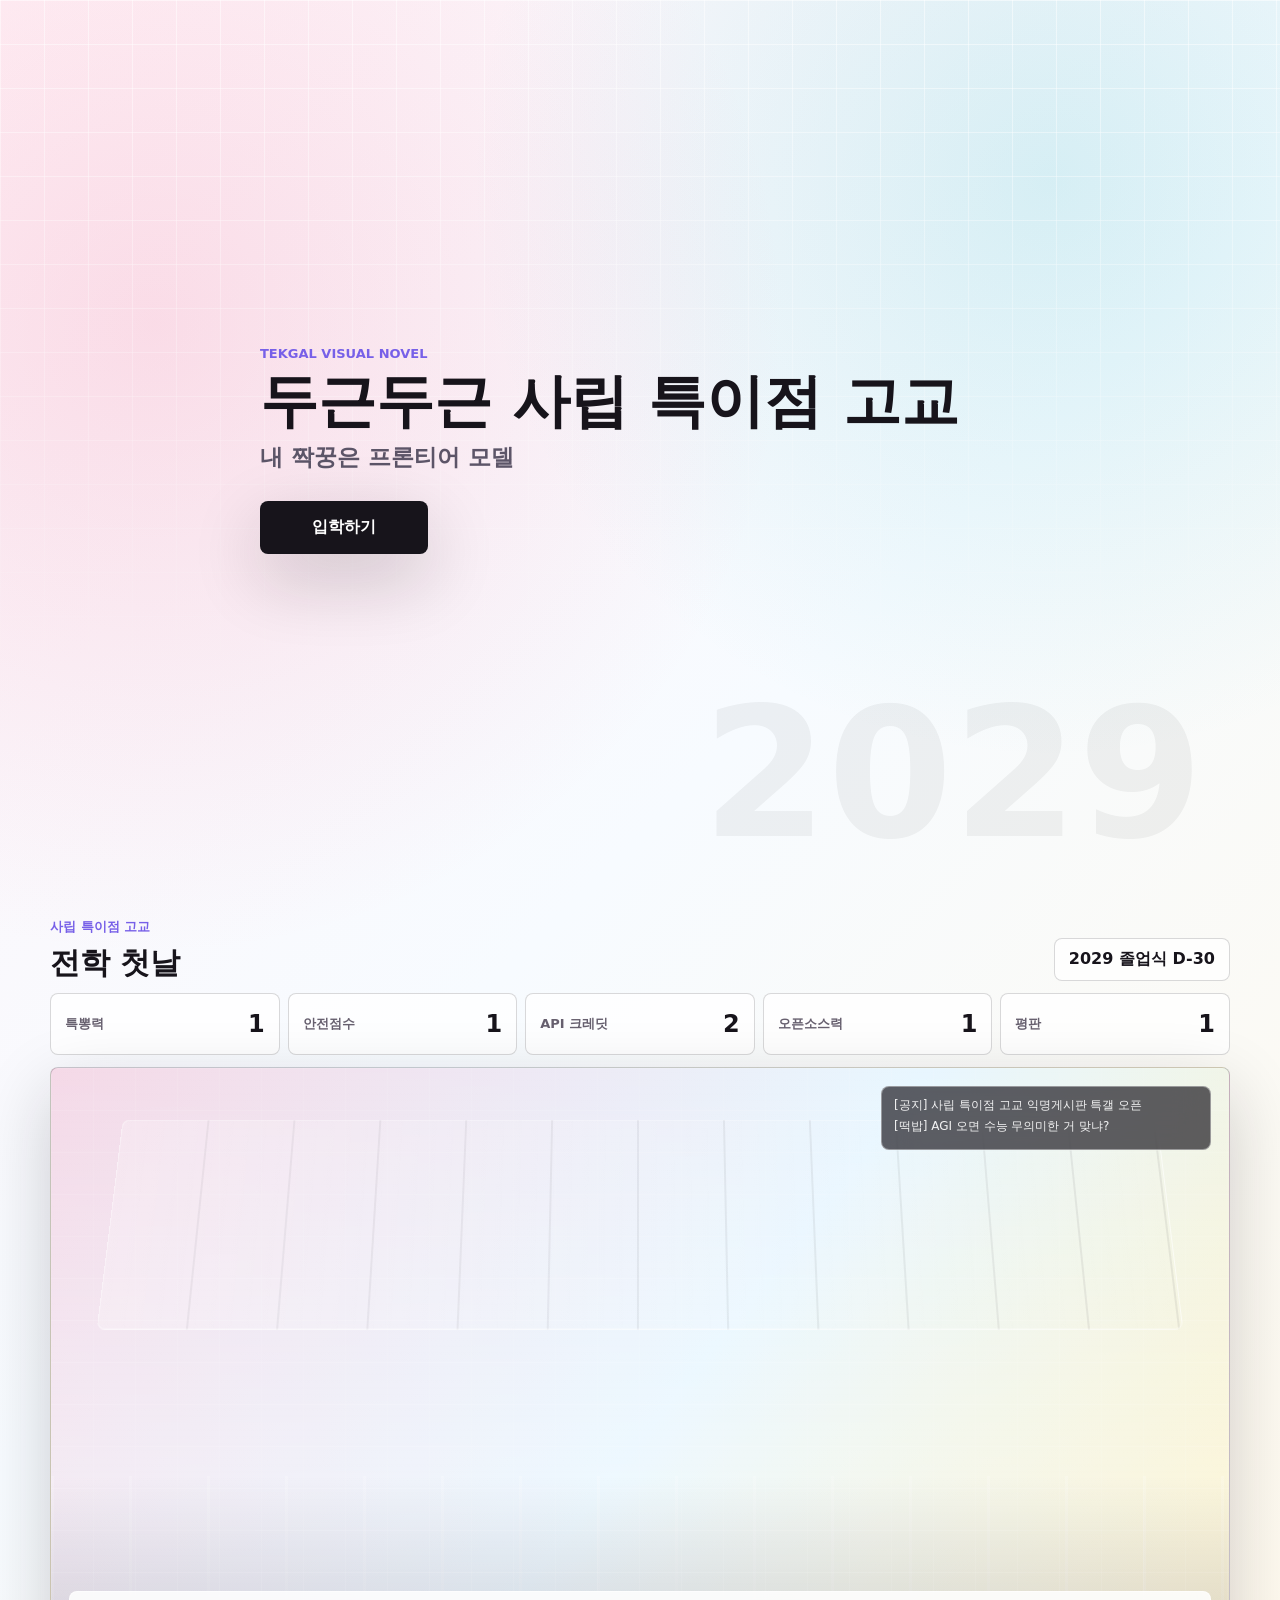
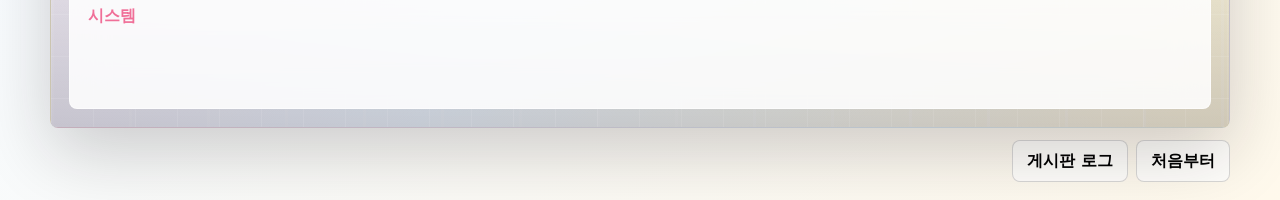
<file: index.html>
<!doctype html>
<html lang="ko">
  <head>
    <meta charset="utf-8" />
    <meta name="viewport" content="width=device-width, initial-scale=1" />
    <title>두근두근 사립 특이점 고교</title>
    <link rel="stylesheet" href="styles.css?v=20260531-startfix" />
  </head>
  <body>
    <main id="game-root" class="game-shell" aria-live="polite">
      <section id="start-screen" class="start-screen">
        <div class="start-copy">
          <p class="kicker">TEKGAL VISUAL NOVEL</p>
          <h1>두근두근 사립 특이점 고교</h1>
          <p class="subtitle">내 짝꿍은 프론티어 모델</p>
          <button id="start-button" class="primary-action" type="button">입학하기</button>
        </div>
      </section>

      <section id="play-screen" class="play-screen" hidden>
        <header class="topbar">
          <div>
            <p class="kicker">사립 특이점 고교</p>
            <h2 id="scene-title">전학 첫날</h2>
          </div>
          <div class="day-chip" id="chapter-label">2029 졸업식 D-30</div>
        </header>

        <aside class="stat-strip" aria-label="플레이어 스탯">
          <div class="stat">
            <span>특뽕력</span>
            <strong id="special-stat">0</strong>
          </div>
          <div class="stat">
            <span>안전점수</span>
            <strong id="safety-stat">0</strong>
          </div>
          <div class="stat">
            <span>API 크레딧</span>
            <strong id="credits-stat">0</strong>
          </div>
          <div class="stat">
            <span>오픈소스력</span>
            <strong id="open-stat">0</strong>
          </div>
          <div class="stat">
            <span>평판</span>
            <strong id="reputation-stat">0</strong>
          </div>
        </aside>

        <section id="stage" class="stage school-gate" aria-label="비주얼 노벨 장면">
          <div class="ambient-grid"></div>
          <div id="board-feed" class="board-feed" aria-label="특갤 게시판"></div>
          <div id="portrait-layer" class="portrait-layer"></div>
          <div class="dialogue-box">
            <div class="speaker-row">
              <span id="speaker-name">시스템</span>
              <span id="affinity-hint"></span>
            </div>
            <p id="dialogue-text"></p>
            <div id="choice-panel" class="choice-panel"></div>
          </div>
        </section>

        <section id="terminal-panel" class="terminal-panel" hidden>
          <div class="terminal-head">
            <span>Grok Build 방어전</span>
            <strong id="terminal-timer">00</strong>
          </div>
          <pre id="terminal-output"></pre>
          <label for="terminal-input">버그 코드 입력</label>
          <div class="terminal-entry">
            <input id="terminal-input" type="text" autocomplete="off" spellcheck="false" />
            <button id="terminal-submit" type="button">패치</button>
          </div>
        </section>

        <footer class="control-row">
          <button id="log-button" class="ghost-action" type="button">게시판 로그</button>
          <button id="restart-button" class="ghost-action" type="button">처음부터</button>
        </footer>
      </section>
    </main>

    <script src="app.js?v=20260531-startfix"></script>
  </body>
</html>
</file>
<file: styles.css>
:root {
  --ink: #17141b;
  --paper: #fff7fb;
  --line: rgba(23, 20, 27, 0.16);
  --rose: #f06f98;
  --amber: #ffbe5c;
  --cyan: #39b9c8;
  --violet: #7760e8;
  --green: #78b66c;
  --deep: #252039;
  --white: #ffffff;
  --shadow: 0 24px 70px rgba(23, 20, 27, 0.2);
}

* {
  box-sizing: border-box;
}

html,
body {
  min-height: 100%;
}

body {
  margin: 0;
  color: var(--ink);
  background:
    radial-gradient(circle at 12% 18%, rgba(240, 111, 152, 0.2), transparent 34%),
    radial-gradient(circle at 82% 10%, rgba(57, 185, 200, 0.18), transparent 30%),
    linear-gradient(135deg, #fff5f9 0%, #f7fbff 48%, #fff9ec 100%);
  font-family:
    "Pretendard",
    "Apple SD Gothic Neo",
    "Noto Sans KR",
    system-ui,
    sans-serif;
  letter-spacing: 0;
  overflow-x: hidden;
}

button,
input {
  font: inherit;
}

button {
  cursor: pointer;
}

.game-shell {
  min-height: 100svh;
}

.start-screen {
  min-height: 100svh;
  display: grid;
  place-items: center;
  padding: 32px;
  position: relative;
  isolation: isolate;
}

.start-screen::before {
  content: "";
  position: absolute;
  inset: 0;
  background:
    linear-gradient(rgba(255, 255, 255, 0.5) 1px, transparent 1px),
    linear-gradient(90deg, rgba(255, 255, 255, 0.5) 1px, transparent 1px);
  background-size: 44px 44px;
  mask-image: linear-gradient(to bottom, black, transparent 80%);
  z-index: -2;
}

.start-screen::after {
  content: "2029";
  position: absolute;
  right: 6vw;
  bottom: 4vh;
  color: rgba(23, 20, 27, 0.05);
  font-size: 180px;
  font-weight: 900;
  line-height: 1;
  z-index: -1;
}

.start-copy {
  max-width: 760px;
  width: min(760px, 100%);
  animation: rise-in 620ms ease both;
}

.kicker {
  margin: 0 0 10px;
  color: var(--violet);
  font-size: 13px;
  font-weight: 900;
  letter-spacing: 0;
  text-transform: uppercase;
}

h1,
h2,
p {
  margin-top: 0;
}

h1 {
  margin-bottom: 10px;
  font-size: 58px;
  line-height: 1.04;
  font-weight: 950;
}

.subtitle {
  margin-bottom: 28px;
  color: #5c5568;
  font-size: 23px;
  font-weight: 700;
}

.primary-action,
.ghost-action,
.choice-panel button,
.terminal-entry button {
  border: 1px solid var(--line);
  border-radius: 8px;
  transition:
    transform 180ms ease,
    border-color 180ms ease,
    background 180ms ease,
    color 180ms ease;
}

.primary-action {
  min-width: 168px;
  padding: 15px 24px;
  color: var(--white);
  background: var(--ink);
  font-weight: 900;
  box-shadow: var(--shadow);
}

.primary-action:hover,
.choice-panel button:hover,
.terminal-entry button:hover,
.ghost-action:hover {
  transform: translateY(-2px);
}

.play-screen {
  min-height: 100svh;
  display: grid;
  grid-template-rows: auto auto 1fr auto;
  gap: 12px;
  padding: 18px;
}

.topbar,
.stat-strip,
.control-row {
  width: min(1180px, 100%);
  margin: 0 auto;
}

.topbar {
  display: flex;
  align-items: end;
  justify-content: space-between;
  gap: 18px;
}

.topbar h2 {
  margin: 0;
  font-size: 30px;
  line-height: 1.15;
}

.day-chip {
  flex: 0 0 auto;
  padding: 10px 14px;
  border: 1px solid var(--line);
  border-radius: 8px;
  background: rgba(255, 255, 255, 0.72);
  font-weight: 900;
}

.stat-strip {
  display: grid;
  grid-template-columns: repeat(5, minmax(0, 1fr));
  gap: 8px;
}

.stat {
  min-height: 62px;
  display: flex;
  align-items: center;
  justify-content: space-between;
  gap: 10px;
  padding: 12px 14px;
  border: 1px solid var(--line);
  border-radius: 8px;
  background: rgba(255, 255, 255, 0.76);
}

.stat span {
  color: #67606f;
  font-size: 13px;
  font-weight: 800;
}

.stat strong {
  font-size: 24px;
  line-height: 1;
}

.stage {
  width: min(1180px, 100%);
  min-height: 590px;
  margin: 0 auto;
  position: relative;
  overflow: hidden;
  border: 1px solid rgba(23, 20, 27, 0.22);
  border-radius: 8px;
  background:
    linear-gradient(to bottom, rgba(255, 255, 255, 0.05), rgba(255, 255, 255, 0.42)),
    linear-gradient(128deg, #f4d7e6 0%, #e7f6ff 52%, #fff1bf 100%);
  box-shadow: var(--shadow);
}

.stage::before,
.stage::after {
  content: "";
  position: absolute;
  pointer-events: none;
}

.stage::before {
  inset: auto 0 0;
  height: 38%;
  background:
    linear-gradient(0deg, rgba(37, 32, 57, 0.22), transparent),
    repeating-linear-gradient(90deg, rgba(255, 255, 255, 0.18) 0 3px, transparent 3px 78px);
}

.stage::after {
  inset: 48px 5% auto;
  height: 210px;
  border: 1px solid rgba(255, 255, 255, 0.5);
  border-radius: 8px;
  background:
    linear-gradient(90deg, rgba(255, 255, 255, 0.24), rgba(255, 255, 255, 0)),
    repeating-linear-gradient(90deg, transparent 0 86px, rgba(23, 20, 27, 0.07) 86px 88px);
  transform: perspective(600px) rotateX(8deg);
}

.stage.library {
  background:
    linear-gradient(to bottom, rgba(255, 255, 255, 0.1), rgba(255, 255, 255, 0.35)),
    linear-gradient(135deg, #e8edff 0%, #fff5d5 45%, #f8e0ee 100%);
}

.stage.student-room {
  background:
    linear-gradient(to bottom, rgba(255, 255, 255, 0.1), rgba(255, 255, 255, 0.35)),
    linear-gradient(135deg, #eff7ff 0%, #fff8e8 45%, #ece6ff 100%);
}

.stage.pc-room {
  background:
    linear-gradient(to bottom, rgba(10, 12, 21, 0.28), rgba(255, 255, 255, 0.1)),
    linear-gradient(135deg, #1d2032 0%, #673f69 42%, #f3a85f 100%);
}

.stage.rooftop {
  background:
    linear-gradient(to bottom, rgba(255, 255, 255, 0.08), rgba(255, 255, 255, 0.36)),
    linear-gradient(135deg, #dff7ff 0%, #f8ddf0 52%, #fff4c9 100%);
}

.ambient-grid {
  position: absolute;
  inset: 0;
  background-image:
    linear-gradient(rgba(255, 255, 255, 0.23) 1px, transparent 1px),
    linear-gradient(90deg, rgba(255, 255, 255, 0.2) 1px, transparent 1px);
  background-size: 42px 42px;
  opacity: 0.45;
  animation: slow-pan 14s linear infinite;
}

.board-feed {
  position: absolute;
  top: 18px;
  right: 18px;
  width: min(330px, calc(100% - 36px));
  max-height: 138px;
  overflow: hidden;
  padding: 10px 12px;
  border: 1px solid rgba(255, 255, 255, 0.38);
  border-radius: 8px;
  color: rgba(255, 255, 255, 0.92);
  background: rgba(23, 20, 27, 0.68);
  backdrop-filter: blur(16px);
  font-size: 12px;
  line-height: 1.45;
  z-index: 4;
}

.board-feed p {
  margin: 0 0 4px;
}

.portrait-layer {
  position: absolute;
  inset: 42px 28px 236px;
  display: flex;
  align-items: end;
  justify-content: center;
  gap: clamp(12px, 5vw, 70px);
  z-index: 2;
}

.portrait {
  width: min(28vw, 244px);
  min-width: 150px;
  max-height: 350px;
  object-fit: contain;
  filter: drop-shadow(0 24px 28px rgba(23, 20, 27, 0.26));
  opacity: 0.74;
  transform: translateY(10px) scale(0.97);
  transition:
    opacity 240ms ease,
    transform 240ms ease,
    filter 240ms ease;
}

.portrait.active {
  opacity: 1;
  transform: translateY(0) scale(1.03);
  filter: drop-shadow(0 26px 32px rgba(23, 20, 27, 0.32));
}

.dialogue-box {
  position: absolute;
  left: 18px;
  right: 18px;
  bottom: 18px;
  min-height: 118px;
  padding: 14px 18px;
  border: 1px solid rgba(255, 255, 255, 0.56);
  border-radius: 8px;
  background: rgba(255, 255, 255, 0.86);
  backdrop-filter: blur(18px);
  z-index: 5;
  cursor: pointer;
}

.speaker-row {
  display: flex;
  align-items: center;
  justify-content: space-between;
  gap: 16px;
  margin-bottom: 8px;
}

#speaker-name {
  color: var(--rose);
  font-weight: 950;
}

#affinity-hint {
  color: #736b7c;
  font-size: 13px;
  font-weight: 800;
}

#dialogue-text {
  min-height: 32px;
  margin-bottom: 10px;
  font-size: 18px;
  line-height: 1.65;
  word-break: keep-all;
}

#dialogue-text.typing::after {
  content: "";
  display: inline-block;
  width: 0.56em;
  height: 1.05em;
  margin-left: 3px;
  transform: translateY(2px);
  background: currentColor;
  animation: cursor-blink 620ms steps(1) infinite;
}

.choice-panel {
  display: grid;
  grid-template-columns: repeat(2, minmax(0, 1fr));
  gap: 8px;
}

.choice-panel button {
  min-height: 44px;
  padding: 10px 13px;
  color: var(--ink);
  background: rgba(255, 255, 255, 0.72);
  text-align: left;
  font-weight: 850;
}

.choice-panel button:hover {
  border-color: rgba(240, 111, 152, 0.68);
  background: #fff;
}

.terminal-panel {
  width: min(1180px, 100%);
  margin: 0 auto;
  padding: 14px;
  border: 1px solid rgba(23, 20, 27, 0.24);
  border-radius: 8px;
  color: #d8ffe6;
  background: #12151d;
  box-shadow: var(--shadow);
}

.terminal-head,
.terminal-entry {
  display: flex;
  align-items: center;
  justify-content: space-between;
  gap: 10px;
}

.terminal-head {
  margin-bottom: 8px;
  color: #94ffd2;
  font-weight: 950;
}

#terminal-output {
  min-height: 68px;
  margin: 0 0 10px;
  white-space: pre-wrap;
  color: #eafdf2;
  font-size: 14px;
  line-height: 1.5;
}

.terminal-panel label {
  display: block;
  margin-bottom: 6px;
  color: #b9d9c7;
  font-size: 13px;
  font-weight: 850;
}

#terminal-input {
  flex: 1;
  min-width: 0;
  height: 44px;
  padding: 0 12px;
  border: 1px solid rgba(148, 255, 210, 0.36);
  border-radius: 8px;
  color: #eafff3;
  background: rgba(255, 255, 255, 0.06);
}

.terminal-entry button {
  height: 44px;
  padding: 0 16px;
  border-color: rgba(148, 255, 210, 0.36);
  color: #11151a;
  background: #94ffd2;
  font-weight: 950;
}

.control-row {
  display: flex;
  justify-content: flex-end;
  gap: 8px;
}

.ghost-action {
  min-height: 42px;
  padding: 0 14px;
  background: rgba(255, 255, 255, 0.74);
  font-weight: 850;
}

.log-open .board-feed {
  max-height: 310px;
}

.ending-title {
  font-size: 26px;
  font-weight: 950;
}

.stat-burst {
  animation: stat-pulse 360ms ease;
}

@keyframes rise-in {
  from {
    opacity: 0;
    transform: translateY(18px);
  }
  to {
    opacity: 1;
    transform: translateY(0);
  }
}

@keyframes slow-pan {
  from {
    background-position: 0 0;
  }
  to {
    background-position: 84px 42px;
  }
}

@keyframes stat-pulse {
  0% {
    transform: scale(1);
  }
  50% {
    transform: scale(1.08);
  }
  100% {
    transform: scale(1);
  }
}

@keyframes cursor-blink {
  0%,
  48% {
    opacity: 1;
  }
  49%,
  100% {
    opacity: 0;
  }
}

@media (max-width: 820px) {
  .play-screen {
    padding: 10px;
    gap: 8px;
  }

  h1 {
    font-size: 40px;
  }

  .topbar {
    align-items: start;
    flex-direction: column;
  }

  .topbar h2 {
    font-size: 24px;
  }

  .stat-strip {
    grid-template-columns: repeat(2, minmax(0, 1fr));
  }

  .stat {
    min-height: 52px;
  }

  .stage {
    min-height: 640px;
  }

  .portrait-layer {
    inset: 126px 8px 312px;
    gap: 0;
  }

  .portrait {
    width: 38vw;
    min-width: 104px;
    max-height: 280px;
  }

  .board-feed {
    left: 10px;
    right: 10px;
    width: auto;
  }

  .dialogue-box {
    left: 10px;
    right: 10px;
    bottom: 10px;
  }

  #dialogue-text {
    font-size: 16px;
    line-height: 1.55;
  }

  .choice-panel {
    grid-template-columns: 1fr;
  }

  .terminal-entry {
    align-items: stretch;
    flex-direction: column;
  }
}
</file>
